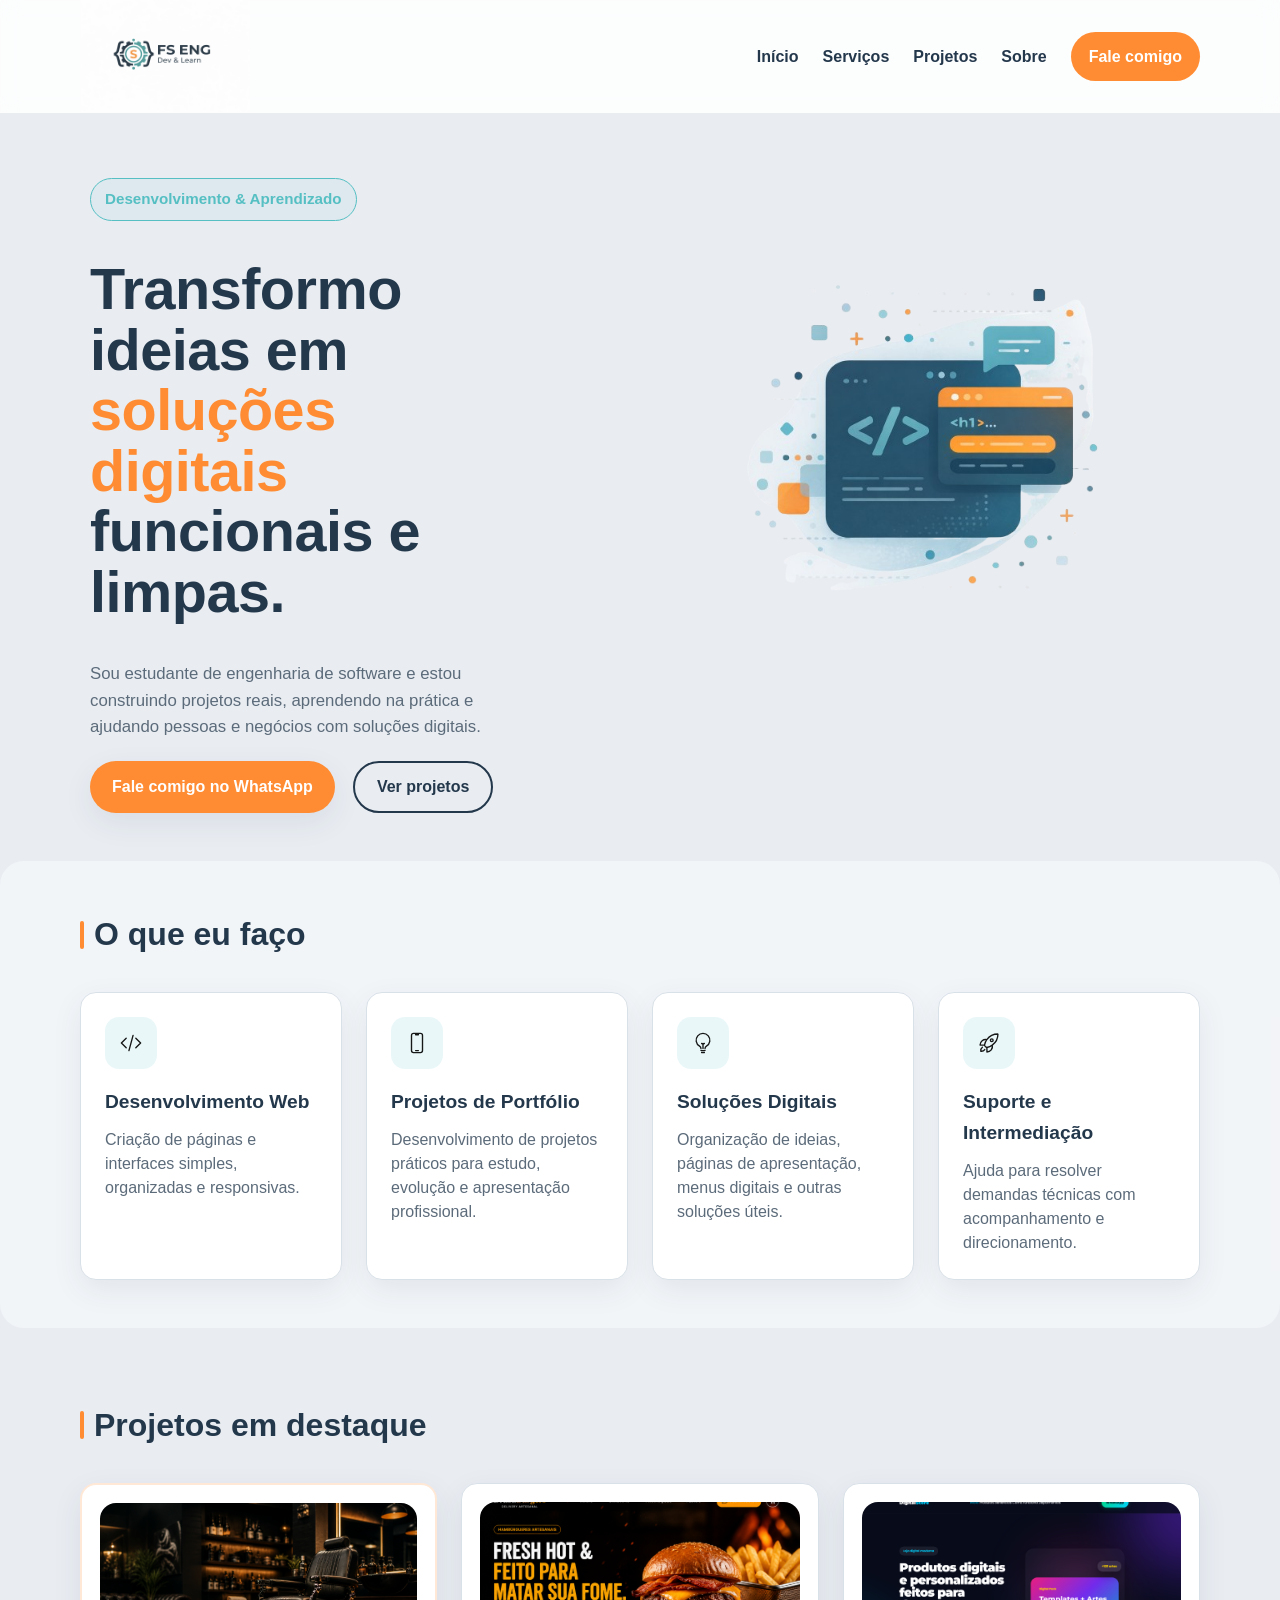
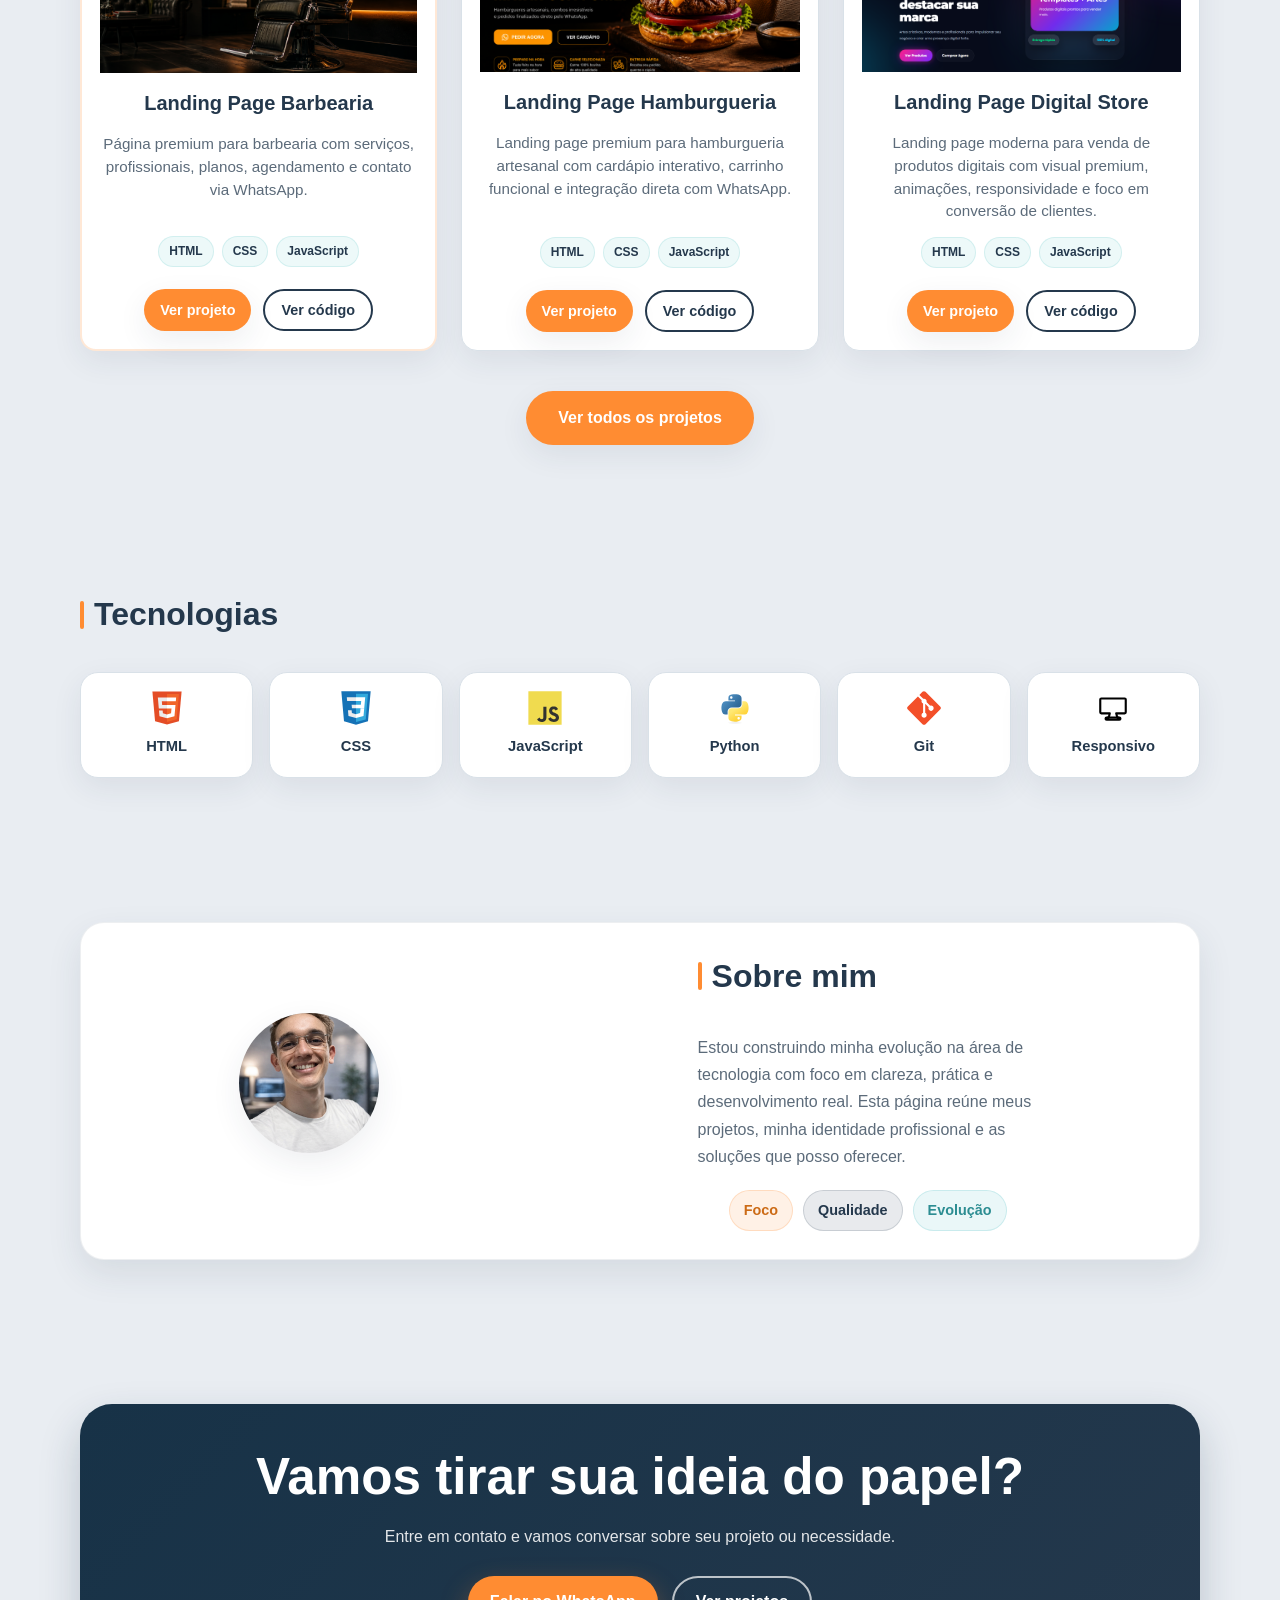
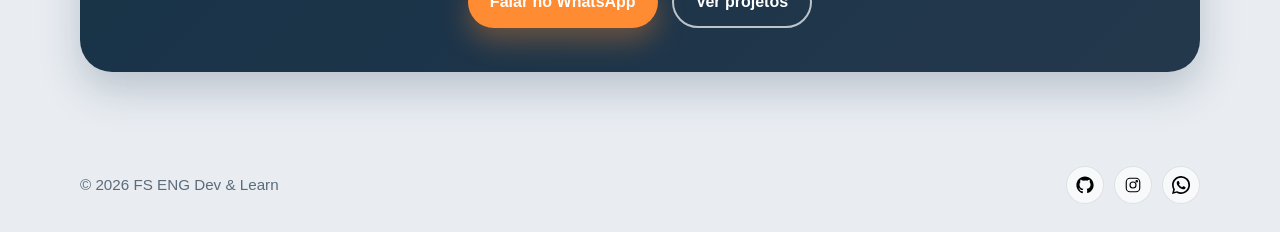
<file: index.html>
<!DOCTYPE html>
<html lang="pt-BR">

<head>
  <meta charset="UTF-8">
  <meta name="viewport" content="width=device-width, initial-scale=1.0">

  <title>FS ENG | Dev & Learn</title>
  <meta name="description" content="Landing page da FS ENG com projetos, serviços e contato.">

  <link rel="icon" href="assets/logo/favicon.svg" type="image/svg+xml">
  <link rel="stylesheet" href="style.css">
</head>

<body>

  <!-- CABEÇALHO -->
  <header class="header">
    <div class="container header-content">
      <a href="#hero" class="logo-link">
        <img src="assets/logo/logo_horizontal.png" alt="Logo FS ENG" class="logo">
      </a>

      <button type="button" class="menu-toggle" aria-label="Abrir menu" aria-expanded="false"
        aria-controls="menu-principal">
        ☰
      </button>

      <nav class="nav" id="menu-principal">
        <a href="#hero">Início</a>
        <a href="#services">Serviços</a>
        <a href="#projects">Projetos</a>
        <a href="#about">Sobre</a>
        <a href="#contact" class="nav-cta">Fale comigo</a>
      </nav>
    </div>
  </header>

  <main>

    <!-- HERO -->
    <section id="hero" class="hero">
      <div class="container hero-content">
        <span class="hero-badge">Desenvolvimento & Aprendizado</span>

        <div class="hero-main">
          <div class="hero-title">
            <h1>
              Transformo ideias em
              <span class="highlight">soluções digitais</span>
              funcionais e limpas.
            </h1>
          </div>

          <div class="hero-image">
            <img src="assets/images/hero-image.png" alt="Ilustração desenvolvimento">
          </div>
        </div>

        <p class="hero-description">
          Sou estudante de engenharia de software e estou construindo projetos reais,
          aprendendo na prática e ajudando pessoas e negócios com soluções digitais.
        </p>

        <div class="hero-buttons">
          <a href="#contact" class="btn btn-primary">Fale comigo no WhatsApp</a>
          <a href="#projects" class="btn btn-secondary">Ver projetos</a>
        </div>
      </div>
    </section>

    <!-- SERVIÇOS -->
    <section id="services" class="services section">
      <div class="container">
        <div class="section-heading">
          <span class="section-line"></span>
          <h2 class="section-title">O que eu faço</h2>
        </div>

        <div class="services-grid">
          <article class="service-card">
            <div class="service-icon">
              <img src="assets/icons/services/code.svg" alt="">
            </div>
            <h3>Desenvolvimento Web</h3>
            <p>Criação de páginas e interfaces simples, organizadas e responsivas.</p>
          </article>

          <article class="service-card">
            <div class="service-icon">
              <img src="assets/icons/services/interface.svg" alt="">
            </div>
            <h3>Projetos de Portfólio</h3>
            <p>Desenvolvimento de projetos práticos para estudo, evolução e apresentação profissional.</p>
          </article>

          <article class="service-card">
            <div class="service-icon">
              <img src="assets/icons/services/idea.svg" alt="">
            </div>
            <h3>Soluções Digitais</h3>
            <p>Organização de ideias, páginas de apresentação, menus digitais e outras soluções úteis.</p>
          </article>

          <article class="service-card">
            <div class="service-icon">
              <img src="assets/icons/services/performance.svg" alt="">
            </div>
            <h3>Suporte e Intermediação</h3>
            <p>Ajuda para resolver demandas técnicas com acompanhamento e direcionamento.</p>
          </article>
        </div>
      </div>
    </section>

    <!-- PROJETOS -->
    <section id="projects" class="projects section">
      <div class="container">
        <div class="section-heading">
          <span class="section-line"></span>
          <h2 class="section-title">Projetos em destaque</h2>
        </div>

        <div class="projects-grid">

          <article class="project-card">
            <div class="project-image">
              <img src="projects/barbershop-landing/assets/images/hero/hero-main.png"
                alt="Preview da landing page de barbearia">
            </div>

            <h3>Landing Page Barbearia</h3>

            <p>
              Página premium para barbearia com serviços, profissionais, planos,
              agendamento e contato via WhatsApp.
            </p>

            <div class="project-tech">
              <span>HTML</span>
              <span>CSS</span>
              <span>JavaScript</span>
            </div>

            <div class="project-buttons">
              <a href="projects/barbershop-landing/index.html" class="btn btn-primary">
                Ver projeto
              </a>

              <a href="https://github.com/Pedro-Lucas007/fs-eng-landing/tree/main/projects/barbershop-landing"
                target="_blank" rel="noopener noreferrer" class="btn btn-secondary">
                Ver código
              </a>
            </div>
          </article>

          <article class="project-card">

            <div class="project-image">
              <img src="projects/brasaburgers-landing/assets/images/burger-hero.png"
                alt="Preview da landing page Brasa Burgers">
            </div>

            <h3>Landing Page Hamburgueria</h3>

            <p>
              Landing page premium para hamburgueria artesanal com cardápio interativo,
              carrinho funcional e integração direta com WhatsApp.
            </p>

            <div class="project-tech">
              <span>HTML</span>
              <span>CSS</span>
              <span>JavaScript</span>
            </div>

            <div class="project-buttons">

              <a href="projects/brasaburgers-landing/index.html" class="btn btn-primary">
                Ver projeto
              </a>

              <a href="https://github.com/Pedro-Lucas007/fs-eng-landing/tree/main/projects/brasaburgers-landing"
                target="_blank" rel="noopener noreferrer" class="btn btn-secondary">
                Ver código
              </a>


            </div>

          </article>

          <article class="project-card">

            <div class="project-image">
              <img src="projects/digital-store-landing/assets/images/preview.png"
                alt="Preview da landing page Digital Store">
            </div>

            <h3>Landing Page Digital Store</h3>

            <p>
              Landing page moderna para venda de produtos digitais com visual premium,
              animações, responsividade e foco em conversão de clientes.
            </p>

            <div class="project-tech">
              <span>HTML</span>
              <span>CSS</span>
              <span>JavaScript</span>
            </div>

            <div class="project-buttons">

              <a href="projects/digital-store-landing/index.html" class="btn btn-primary">
                Ver projeto
              </a>

              <a href="https://github.com/Pedro-Lucas007/fs-eng-landing/tree/main/projects/digital-store-landing"
                target="_blank" rel="noopener noreferrer" class="btn btn-secondary">
                Ver código
              </a>

            </div>

          </article>

        </div>

        <div class="projects-cta">
          <a href="projects/index.html" class="btn btn-primary">
            Ver todos os projetos
          </a>
        </div>
      </div>
    </section>

    <!-- TECNOLOGIAS -->
    <section id="technologies" class="technologies section">
      <div class="container">
        <div class="section-heading">
          <span class="section-line"></span>
          <h2 class="section-title">Tecnologias</h2>
        </div>

        <div class="tech-grid">
          <article class="tech-item">
            <img src="assets/icons/tech/html.svg" alt="">
            <span>HTML</span>
          </article>

          <article class="tech-item">
            <img src="assets/icons/tech/css.svg" alt="">
            <span>CSS</span>
          </article>

          <article class="tech-item">
            <img src="assets/icons/tech/javascript.svg" alt="">
            <span>JavaScript</span>
          </article>

          <article class="tech-item">
            <img src="assets/icons/tech/python.svg" alt="">
            <span>Python</span>
          </article>

          <article class="tech-item">
            <img src="assets/icons/tech/git.svg" alt="">
            <span>Git</span>
          </article>

          <article class="tech-item">
            <img src="assets/icons/tech/responsive.svg" alt="">
            <span>Responsivo</span>
          </article>
        </div>
      </div>
    </section>

    <!-- SOBRE -->
    <section id="about" class="about section">
      <div class="container about-content">
        <div class="about-image">
          <img src="assets/images/foto-perfil.png" alt="Foto de Pedro Lucas">
        </div>

        <div class="about-text">
          <div class="section-heading">
            <span class="section-line"></span>
            <h2 class="section-title">Sobre mim</h2>
          </div>

          <p>
            Estou construindo minha evolução na área de tecnologia com foco em clareza,
            prática e desenvolvimento real. Esta página reúne meus projetos, minha identidade
            profissional e as soluções que posso oferecer.
          </p>

          <div class="about-badges">
            <span class="about-badge badge-focus">Foco</span>
            <span class="about-badge badge-quality">Qualidade</span>
            <span class="about-badge badge-growth">Evolução</span>
          </div>
        </div>
      </div>
    </section>

    <!-- CONTATO -->
    <section id="contact" class="contact section">
      <div class="container contact-box">
        <h2>Vamos tirar sua ideia do papel?</h2>
        <p>Entre em contato e vamos conversar sobre seu projeto ou necessidade.</p>

        <div class="contact-buttons">
          <a href="https://wa.me/5588981048374" target="_blank" rel="noopener noreferrer" class="btn btn-primary">
            Falar no WhatsApp
          </a>

          <a href="#projects" class="btn btn-secondary">
            Ver projetos
          </a>
        </div>
      </div>
    </section>

  </main>

  <!-- RODAPÉ -->
  <footer class="footer">
    <div class="container footer-content">
      <div class="footer-brand">
        <span>© 2026 FS ENG Dev & Learn</span>
      </div>

      <div class="footer-socials">
        <a href="https://github.com/Pedro-Lucas007" target="_blank" rel="noopener noreferrer" class="footer-social">
          <img src="assets/icons/social/github.svg" alt="GitHub">
        </a>

        <a href="https://www.instagram.com/pedroo.llucas007" target="_blank" rel="noopener noreferrer"
          class="footer-social">
          <img src="assets/icons/social/instagram.svg" alt="Instagram">
        </a>

        <a href="https://wa.me/5588981048374" target="_blank" rel="noopener noreferrer" class="footer-social">
          <img src="assets/icons/social/whatsapp.svg" alt="WhatsApp">
        </a>
      </div>
    </div>
  </footer>

  <script src="script.js"></script>
</body>

</html>
</file>
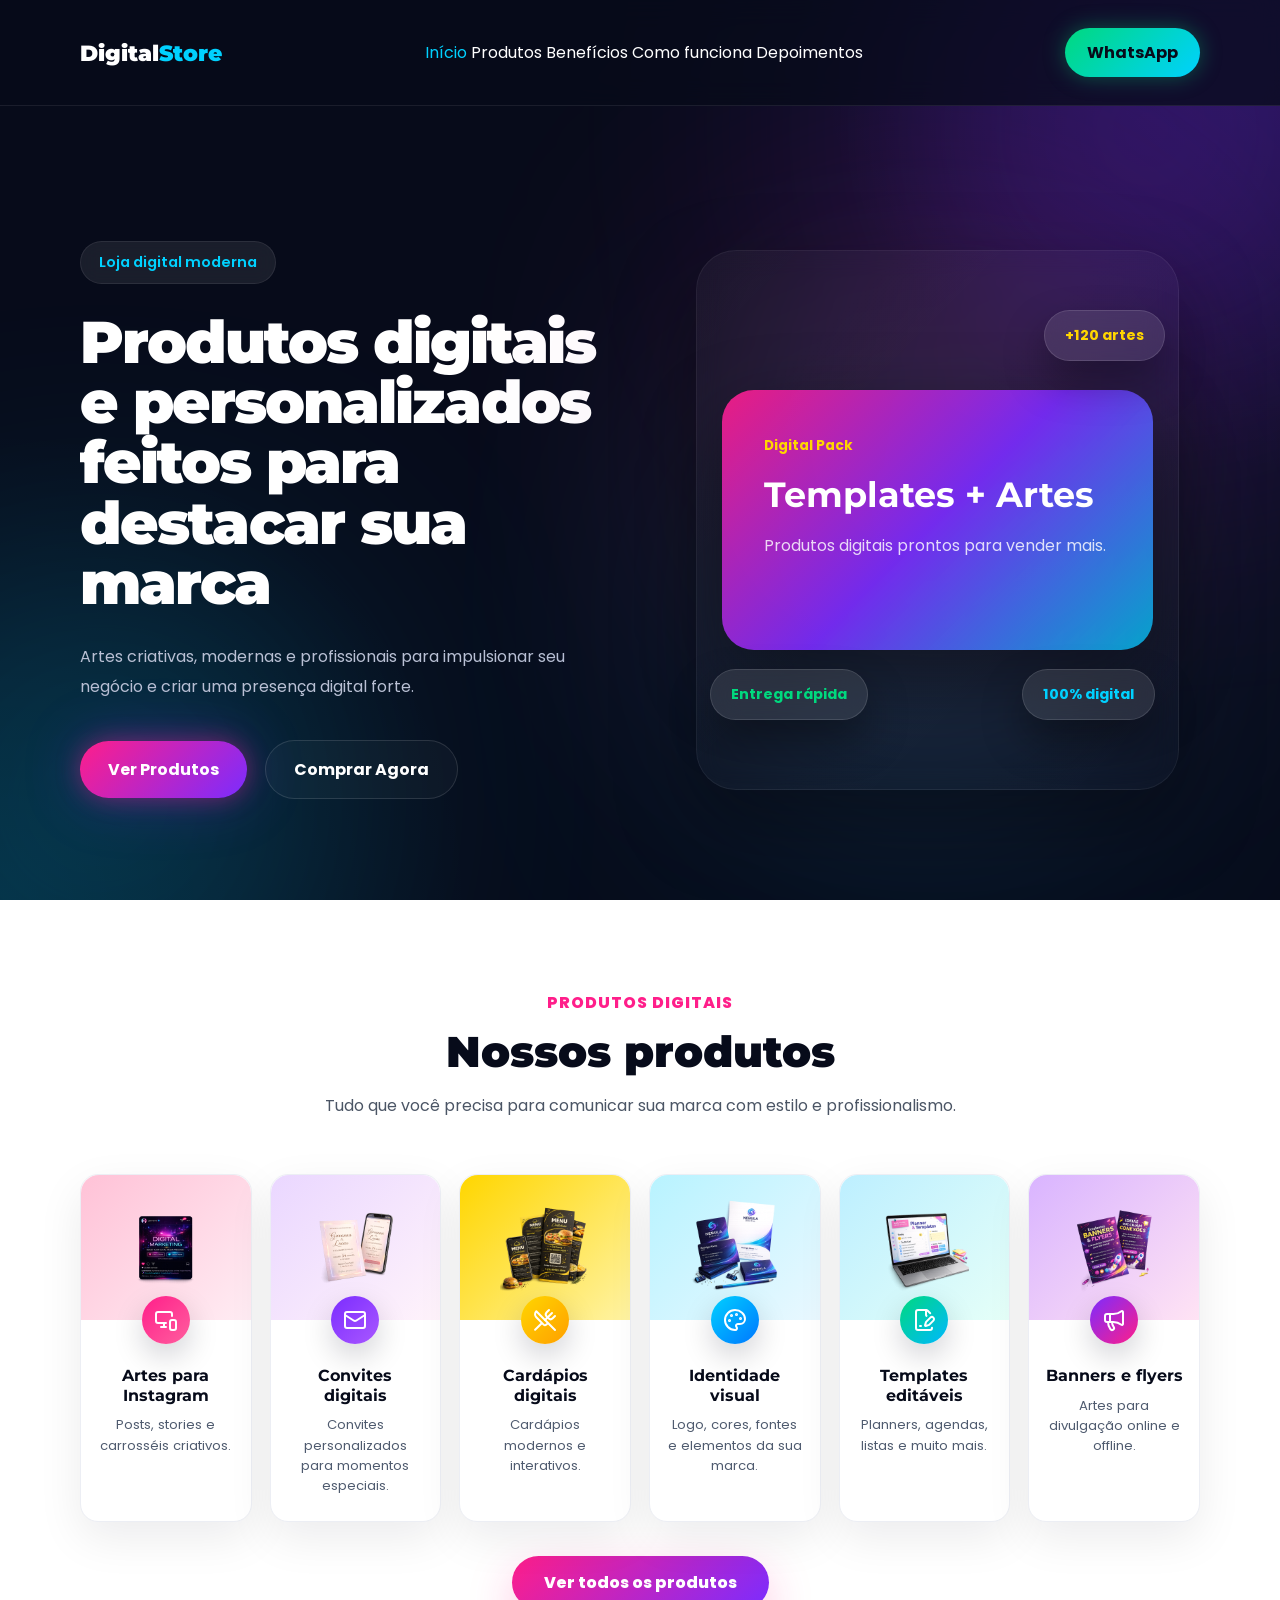
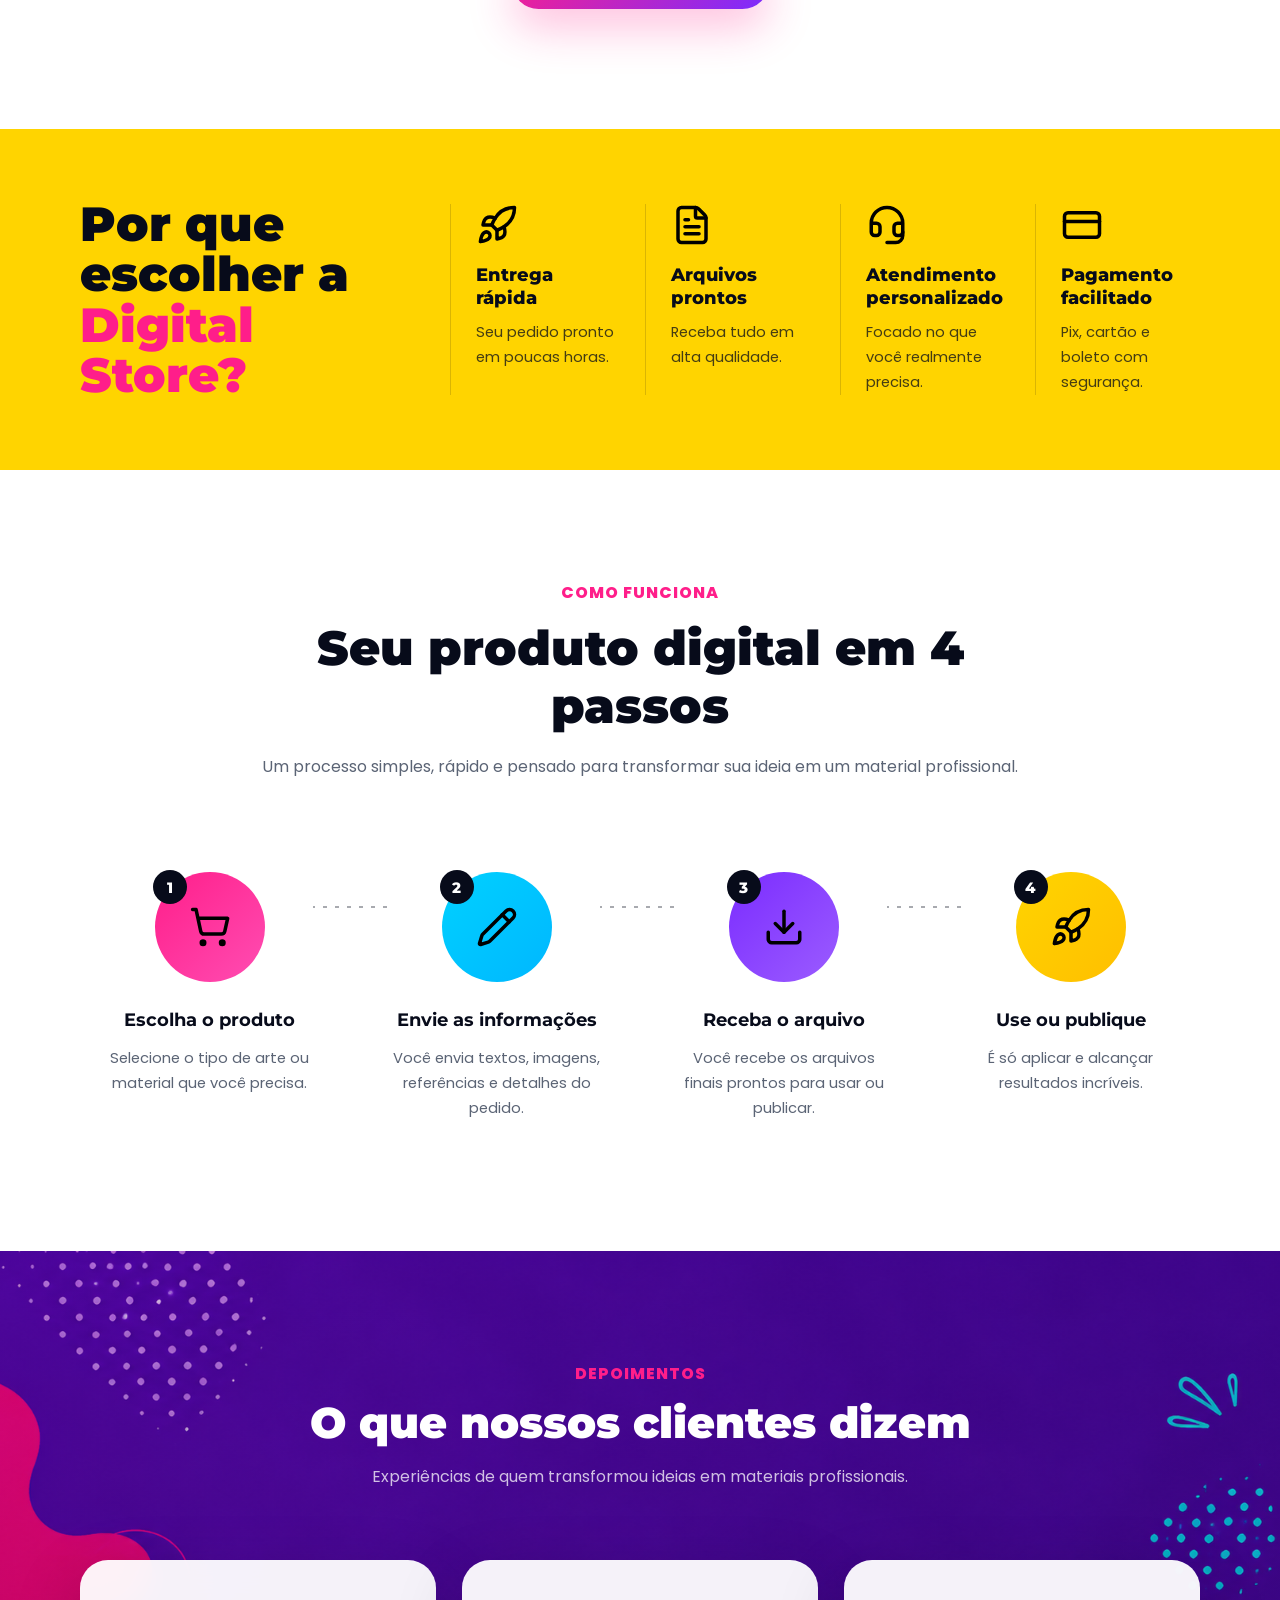
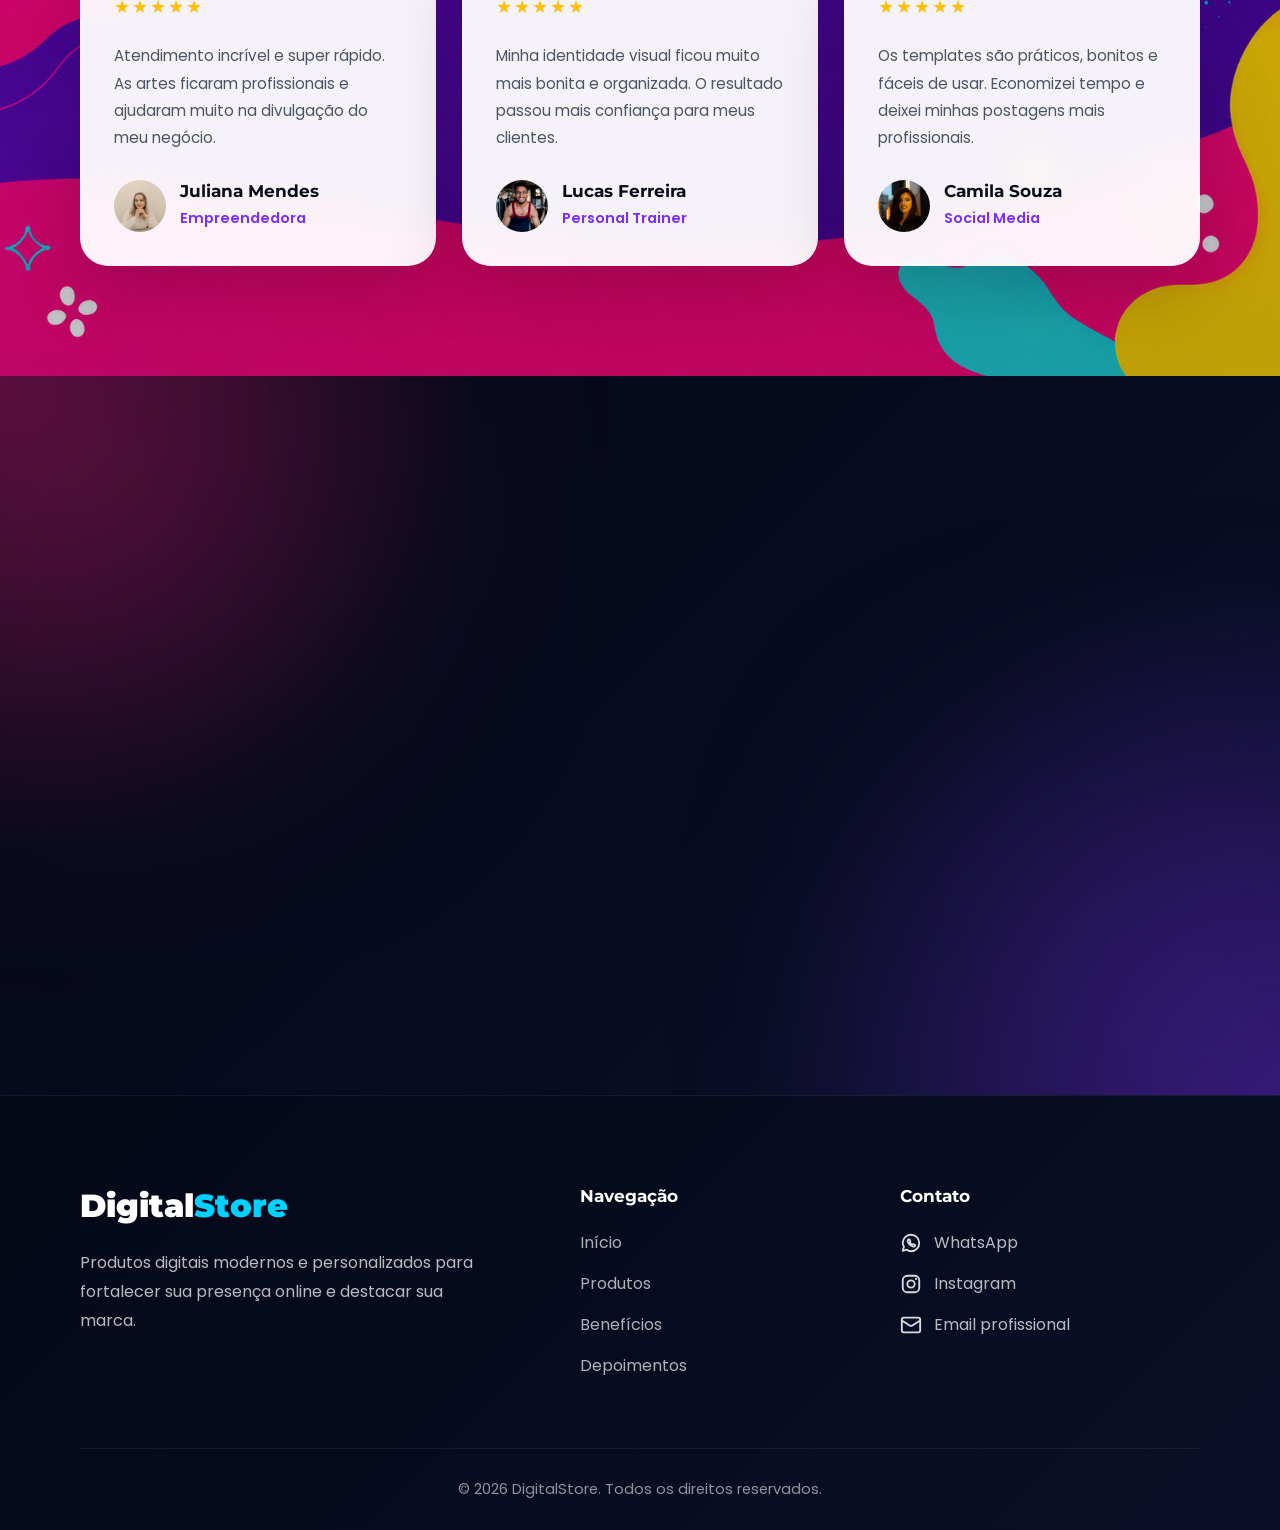
<file: projects/digital-store-landing/index.html>
<!DOCTYPE html>
<html lang="pt-BR">

<head>
    <!-- Meta -->
    <meta charset="UTF-8">
    <meta name="viewport" content="width=device-width, initial-scale=1.0">
    <meta name="description"
        content="Produtos digitais modernos, artes para Instagram, identidade visual, templates e materiais profissionais para sua marca.">

    <!-- Title -->
    <title>DigitalStore | Produtos Digitais Modernos</title>

    <!-- Fonts -->
    <link rel="preconnect" href="https://fonts.googleapis.com">

    <link rel="preconnect" href="https://fonts.gstatic.com" crossorigin>

    <link
        href="https://fonts.googleapis.com/css2?family=Montserrat:wght@700;800;900&family=Poppins:wght@300;400;500;600;700&display=swap"
        rel="stylesheet">

    <link rel="icon" type="image/png" href="assets/favicon/favicon.png">

    <!-- CSS -->
    <link rel="stylesheet" href="./css/style.css">
</head>

<body>

    <!-- ========================= -->
    <!-- HEADER -->
    <!-- ========================= -->

    <header class="header">

        <div class="container">

            <a href="#" class="logo">
                Digital<span>Store</span>
            </a>

            <nav class="navbar">
                <a href="#inicio">Início</a>
                <a href="#produtos">Produtos</a>
                <a href="#beneficios">Benefícios</a>
                <a href="#processo">Como funciona</a>
                <a href="#depoimentos">Depoimentos</a>
            </nav>

            <a href="#" class="btn-whatsapp">
                WhatsApp
            </a>

        </div>

    </header>

    <!-- ========================= -->
    <!-- HERO -->
    <!-- ========================= -->

    <section class="hero" id="inicio">

        <div class="container hero-content">

            <!-- LEFT -->
            <div class="hero-text">

                <span class="hero-badge">
                    Loja digital moderna
                </span>

                <h1>
                    Produtos digitais e
                    personalizados feitos
                    para destacar sua marca
                </h1>

                <p>
                    Artes criativas, modernas e profissionais
                    para impulsionar seu negócio e criar uma
                    presença digital forte.
                </p>

                <div class="hero-buttons">

                    <a href="#" class="btn-primary">
                        Ver Produtos
                    </a>

                    <a href="#" class="btn-secondary">
                        Comprar Agora
                    </a>

                </div>

            </div>

            <!-- RIGHT -->
            <div class="hero-image">

                <div class="image-box">
                    <div class="glass-card"></div>
                    <div class="mockup-card card-main">
                        <span>Digital Pack</span>
                        <strong>Templates + Artes</strong>
                        <p>Produtos digitais prontos para vender mais.</p>
                    </div>

                    <div class="floating-card card-1">
                        +120 artes
                    </div>

                    <div class="floating-card card-2">
                        Entrega rápida
                    </div>

                    <div class="floating-card card-3">
                        100% digital
                    </div>

                </div>

            </div>

        </div>

    </section>

    <!-- ========================= -->
    <!-- PRODUCTS -->
    <!-- ========================= -->

    <section class="products" id="produtos">
        <div class="container">

            <div class="section-header">
                <span class="section-badge">Produtos digitais</span>
                <h2>Nossos produtos</h2>
                <p>Tudo que você precisa para comunicar sua marca com estilo e profissionalismo.</p>
            </div>

            <div class="products-grid">

                <article class="product-card instagram">
                    <div class="product-image">
                        <img src="./assets/products/instagram-artes.png" alt="">
                    </div>

                    <div class="product-icon">
                        <img src="./assets/icons/monitor-smartphone.svg" alt="">
                    </div>

                    <h3>Artes para Instagram</h3>
                    <p>Posts, stories e carrosséis criativos.</p>
                </article>

                <article class="product-card convite">
                    <div class="product-image">
                        <img src="./assets/products/convite-digital.png" alt="">
                    </div>

                    <div class="product-icon">
                        <img src="./assets/icons/mail.svg" alt="">
                    </div>

                    <h3>Convites digitais</h3>
                    <p>Convites personalizados para momentos especiais.</p>
                </article>

                <article class="product-card cardapio">
                    <div class="product-image">
                        <img src="./assets/products/cardapio-digital.png" alt="">
                    </div>

                    <div class="product-icon">
                        <img src="./assets/icons/utensils-crossed.svg" alt="">
                    </div>

                    <h3>Cardápios digitais</h3>
                    <p>Cardápios modernos e interativos.</p>
                </article>

                <article class="product-card identidade">
                    <div class="product-image">
                        <img src="./assets/products/identidade-visual.png" alt="">
                    </div>

                    <div class="product-icon">
                        <img src="./assets/icons/palette.svg" alt="">
                    </div>

                    <h3>Identidade visual</h3>
                    <p>Logo, cores, fontes e elementos da sua marca.</p>
                </article>

                <article class="product-card template">
                    <div class="product-image">
                        <img src="./assets/products/template-editavel.png" alt="">
                    </div>

                    <div class="product-icon">
                        <img src="./assets/icons/file-pen-line.svg" alt="">
                    </div>

                    <h3>Templates editáveis</h3>
                    <p>Planners, agendas, listas e muito mais.</p>
                </article>

                <article class="product-card flyer">
                    <div class="product-image">
                        <img src="./assets/products/flyer-banner.png" alt="">
                    </div>

                    <div class="product-icon">
                        <img src="./assets/icons/megaphone.svg" alt="">
                    </div>

                    <h3>Banners e flyers</h3>
                    <p>Artes para divulgação online e offline.</p>
                </article>

            </div>

            <div class="products-action">
                <a href="#" class="products-button">Ver todos os produtos</a>
            </div>

        </div>
    </section>

    <!-- ========================= -->
    <!-- BENEFITS -->
    <!-- ========================= -->

    <section class="benefits" id="beneficios">
        <div class="container benefits-content">

            <div class="benefits-title">
                <h2>
                    Por que escolher a
                    <span>Digital Store?</span>
                </h2>
            </div>

            <div class="benefits-list">

                <article class="benefit-item">
                    <img src="./assets/icons/rocket.svg" alt="">
                    <h3>Entrega rápida</h3>
                    <p>Seu pedido pronto em poucas horas.</p>
                </article>

                <article class="benefit-item">
                    <img src="./assets/icons/file-text.svg" alt="">
                    <h3>Arquivos prontos</h3>
                    <p>Receba tudo em alta qualidade.</p>
                </article>

                <article class="benefit-item">
                    <img src="./assets/icons/headset.svg" alt="">
                    <h3>Atendimento personalizado</h3>
                    <p>Focado no que você realmente precisa.</p>
                </article>

                <article class="benefit-item">
                    <img src="./assets/icons/credit-card.svg" alt="">
                    <h3>Pagamento facilitado</h3>
                    <p>Pix, cartão e boleto com segurança.</p>
                </article>

            </div>

        </div>
    </section>

    <!-- ========================= -->
    <!-- PROCESS -->
    <!-- ========================= -->

    <section class="process" id="processo">
        <div class="container">

            <div class="section-header process-header">
                <span class="section-badge">Como funciona</span>

                <h2>Seu produto digital em 4 passos</h2>

                <p>
                    Um processo simples, rápido e pensado para transformar
                    sua ideia em um material profissional.
                </p>
            </div>

            <div class="process-grid">

                <article class="process-card">

                    <div class="process-icon pink">
                        <span>1</span>

                        <img src="./assets/icons/shopping-cart (1).svg" alt="">
                    </div>

                    <h3>Escolha o produto</h3>

                    <p>
                        Selecione o tipo de arte ou material que você precisa.
                    </p>

                </article>

                <article class="process-card">

                    <div class="process-icon blue">
                        <span>2</span>

                        <img src="./assets/icons/pencil.svg" alt="">
                    </div>

                    <h3>Envie as informações</h3>

                    <p>
                        Você envia textos, imagens, referências e detalhes do pedido.
                    </p>

                </article>

                <article class="process-card">

                    <div class="process-icon purple">
                        <span>3</span>

                        <img src="./assets/icons/download.svg" alt="">
                    </div>

                    <h3>Receba o arquivo</h3>

                    <p>
                        Você recebe os arquivos finais prontos para usar ou publicar.
                    </p>

                </article>

                <article class="process-card">

                    <div class="process-icon yellow">
                        <span>4</span>

                        <img src="./assets/icons/rocket.svg" alt="">
                    </div>

                    <h3>Use ou publique</h3>

                    <p>
                        É só aplicar e alcançar resultados incríveis.
                    </p>

                </article>

            </div>

        </div>
    </section>

    <!-- ========================= -->
    <!-- TESTIMONIALS -->
    <!-- ========================= -->

    <section class="testimonials" id="depoimentos">
        <div class="container">

            <div class="section-header testimonials-header">
                <span class="section-badge">Depoimentos</span>
                <h2>O que nossos clientes dizem</h2>
                <p>Experiências de quem transformou ideias em materiais profissionais.</p>
            </div>

            <div class="testimonials-grid">

                <article class="testimonial-card">
                    <div class="stars">★★★★★</div>

                    <p>
                        Atendimento incrível e super rápido. As artes ficaram profissionais
                        e ajudaram muito na divulgação do meu negócio.
                    </p>

                    <div class="client">
                        <img src="./assets/images/cliente-1.jpg" alt="">
                        <div>
                            <h3>Juliana Mendes</h3>
                            <span>Empreendedora</span>
                        </div>
                    </div>
                </article>

                <article class="testimonial-card">
                    <div class="stars">★★★★★</div>

                    <p>
                        Minha identidade visual ficou muito mais bonita e organizada.
                        O resultado passou mais confiança para meus clientes.
                    </p>

                    <div class="client">
                        <img src="./assets/images/client-2.jpg" alt="">
                        <div>
                            <h3>Lucas Ferreira</h3>
                            <span>Personal Trainer</span>
                        </div>
                    </div>
                </article>

                <article class="testimonial-card">
                    <div class="stars">★★★★★</div>

                    <p>
                        Os templates são práticos, bonitos e fáceis de usar.
                        Economizei tempo e deixei minhas postagens mais profissionais.
                    </p>

                    <div class="client">
                        <img src="./assets/images/client-3.jpg" alt="">
                        <div>
                            <h3>Camila Souza</h3>
                            <span>Social Media</span>
                        </div>
                    </div>
                </article>

            </div>

        </div>
    </section>

    <!-- ========================= -->
    <!-- CTA FINAL -->
    <!-- ========================= -->

    <section class="cta-final">

        <div class="container">

            <div class="cta-content">

                <span class="cta-badge">
                    CRIATIVIDADE • DESIGN • RESULTADO
                </span>

                <h2>
                    Pronto para transformar sua ideia em um produto digital profissional?
                </h2>

                <p>
                    Artes modernas, materiais personalizados e identidade visual
                    criada para destacar sua marca no digital.
                </p>

                <a href="#" class="cta-button">
                    Fazer pedido no WhatsApp
                </a>

            </div>

        </div>

    </section>

    <!-- ========================= -->
    <!-- FOOTER -->
    <!-- ========================= -->

    <footer class="footer">
        <div class="container">

            <div class="footer-content">

                <div class="footer-brand">
                    <a href="#" class="footer-logo">
                        Digital<span>Store</span>
                    </a>

                    <p>
                        Produtos digitais modernos e personalizados para fortalecer
                        sua presença online e destacar sua marca.
                    </p>
                </div>

                <div class="footer-links">
                    <h3>Navegação</h3>

                    <ul>
                        <li><a href="#">Início</a></li>
                        <li><a href="#produtos">Produtos</a></li>
                        <li><a href="#beneficios">Benefícios</a></li>
                        <li><a href="#depoimentos">Depoimentos</a></li>
                    </ul>
                </div>

                <div class="footer-contact">
                    <h3>Contato</h3>

                    <ul>
                        <li>
                            <img src="./assets/icons/whatsapp.svg" alt="">
                            <span>WhatsApp</span>
                        </li>

                        <li>
                            <img src="./assets/icons/instagram.svg" alt="">
                            <span>Instagram</span>
                        </li>

                        <li>
                            <img src="./assets/icons/mail.svg" alt="">
                            <span>Email profissional</span>
                        </li>
                    </ul>
                </div>

            </div>

            <div class="footer-bottom">
                <p>© 2026 DigitalStore. Todos os direitos reservados.</p>
            </div>

        </div>
    </footer>

    <!-- JS -->
    <script src="js/main.js"></script>

</body>

</html>
</file>
<file: style.css>
:root {
  --color-primary: #24384c;
  --color-secondary: #55bfc3;
  --color-accent: #ff8c32;
  --color-bg: #e9edf2;
  --color-surface: #ffffff;
  --color-text: #1f2a36;
  --color-text-soft: #5c6b7a;
  --color-border: #d9e1e8;
  --color-dark-section: #173247;

  --font-main: Arial, Helvetica, sans-serif;

  --shadow-soft: 0 10px 30px rgba(36, 56, 76, 0.08);
  --radius-md: 16px;
  --radius-lg: 24px;

  --container-width: 1120px;
}

/* RESET */
* {
  margin: 0;
  padding: 0;
  box-sizing: border-box;
}

html {
  scroll-behavior: smooth;
}

body {
  font-family: var(--font-main);
  background: var(--color-bg);
  color: var(--color-text);
  line-height: 1.6;
}

img {
  max-width: 100%;
  display: block;
}

a {
  text-decoration: none;
}

ul {
  list-style: none;
}

/* UTILITÁRIOS */
.container {
  width: min(100% - 24px, var(--container-width));
  margin: 0 auto;
}

.section {
  padding: 72px 0;
}

.section-heading {
  display: flex;
  align-items: center;
  gap: 10px;
  margin-bottom: 32px;
}

.section-line {
  width: 4px;
  height: 28px;
  border-radius: 999px;
  background: var(--color-accent);
}

.section-title {
  font-size: 2rem;
  color: var(--color-primary);
}

.highlight {
  color: var(--color-accent);
}

/* BOTÕES */
.btn {
  display: inline-flex;
  align-items: center;
  justify-content: center;
  min-height: 52px;
  padding: 0 22px;
  border-radius: 999px;
  font-weight: 700;
  transition: all 0.25s ease;
}

.btn:hover {
  transform: translateY(-2px);
}

.btn-primary {
  background: var(--color-accent);
  color: #fff;
  box-shadow: var(--shadow-soft);
}

.btn-secondary {
  border: 2px solid var(--color-primary);
  color: var(--color-primary);
  background: transparent;
}

.btn-secondary:hover {
  background: rgba(36, 56, 76, 0.05);
}

/* HEADER */
.header {
  position: sticky;
  top: 0;
  z-index: 1000;
  background: rgba(255, 255, 255, 0.85);
  backdrop-filter: blur(10px);
  border-bottom: 1px solid rgba(36, 56, 76, 0.08);
}

.header-content {
  min-height: 84px;
  display: flex;
  align-items: center;
  justify-content: space-between;
  gap: 20px;
  position: relative;
}

.logo-link {
  display: flex;
  align-items: center;
}

.logo {
  width: 170px;
  height: auto;
}

.menu-toggle {
  width: 48px;
  height: 48px;
  display: flex;
  align-items: center;
  justify-content: center;
  background: none;
  border: none;
  padding: 0;
  font-size: 2rem;
  line-height: 1;
  color: var(--color-primary);
  cursor: pointer;
  transform: translateY(-1px);
}

.nav {
  display: none;
}

.nav.active {
  display: flex;
}

.nav a {
  color: var(--color-primary);
  font-weight: 600;
  transition: 0.2s ease;
}

.nav a:hover {
  color: var(--color-secondary);
}

.nav-cta {
  background: var(--color-accent);
  color: #fff !important;
  padding: 12px 18px;
  border-radius: 999px;
}

/* HERO */
.hero {
  padding: 64px 0 48px;
}

.hero-content {
  display: flex;
  flex-direction: column;
  gap: 20px;
  max-width: 1100px;
  margin: 0 auto;
}

.hero-badge {
  display: inline-flex;
  align-items: center;
  width: fit-content;
  padding: 8px 14px;
  border: 1px solid var(--color-secondary);
  border-radius: 999px;
  color: var(--color-secondary);
  font-size: 0.95rem;
  font-weight: 700;
  background: rgba(85, 191, 195, 0.08);
}

.hero-main {
  display: grid;
  grid-template-columns: 1.2fr 0.8fr;
  gap: 16px;
  align-items: start;
}

.hero-title h1 {
  font-size: clamp(2rem, 5vw, 3.6rem);
  line-height: 1.05;
  color: var(--color-primary);
  font-weight: 800;
  letter-spacing: -0.5px;
  max-width: 12ch;
}

.hero-description {
  max-width: 48ch;
  color: var(--color-text-soft);
  font-size: 1.05rem;
}

.hero-image {
  display: flex;
  justify-content: center;
  align-items: flex-start;
}

.hero-image img {
  width: 100%;
  max-width: 400px;
  height: auto;
}

.hero-buttons {
  display: flex;
  flex-wrap: wrap;
  gap: 18px;
  justify-content: flex-start;
}

/* SERVICES */
.services {
  background: rgba(255, 255, 255, 0.4);
  padding: 48px 0;
  border-radius: 24px;
}

.services-grid {
  display: grid;
  grid-template-columns: 1fr;
  gap: 24px;
}

.service-card {
  background: var(--color-surface);
  border: 1px solid var(--color-border);
  border-radius: var(--radius-md);
  padding: 24px;
  box-shadow: var(--shadow-soft);
  transition: all 0.25s ease;
}

.service-card:hover {
  transform: translateY(-6px);
  box-shadow: 0 12px 30px rgba(0, 0, 0, 0.08);
}

.service-icon {
  width: 52px;
  height: 52px;
  display: flex;
  align-items: center;
  justify-content: center;
  background: rgba(85, 191, 195, 0.12);
  border-radius: 14px;
  margin-bottom: 18px;
}

.service-icon img {
  width: 22px;
  height: 22px;
  opacity: 0.9;
}

.service-card h3 {
  color: var(--color-primary);
  margin-bottom: 10px;
  font-size: 1.2rem;
  font-weight: 700;
}

.service-card p {
  color: var(--color-text-soft);
  line-height: 1.5;
}

/* PROJECTS */
.projects-grid {
  display: grid;
  grid-template-columns: 1fr;
  gap: 24px;
}

.project-card {
  background: var(--color-surface);
  border: 1px solid var(--color-border);
  border-radius: var(--radius-md);
  padding: 18px;
  box-shadow: var(--shadow-soft);

  display: flex;
  flex-direction: column;

  height: 100%;
  gap: 14px;

  transition: transform 0.25s ease, box-shadow 0.25s ease;
}

.project-card:first-child {
  border: 2px solid rgba(255, 140, 50, 0.2);
}

.project-card:hover {
  transform: translateY(-4px);
  box-shadow: 0 12px 30px rgba(0, 0, 0, 0.08);
}

.project-image {
  width: 100%;
  height: 170px;
  border-radius: 16px 16px 0 0;
  overflow: hidden;
  background: transparent;
}

.project-image img {
  width: 100%;
  height: 100%;
  object-fit: cover;
  object-position: center;
}

.project-card h3 {
  color: var(--color-primary);
  margin: 0;
  font-size: 1.25rem;
  font-weight: 700;
  text-align: center;
}

.project-card p {
  color: var(--color-text-soft);
  font-size: 0.95rem;
  line-height: 1.5;
  margin: 0;
  text-align: center;
}

.project-tech {
  display: flex;
  flex-wrap: wrap;
  gap: 8px;
  justify-content: center;

  margin-top: auto;
}

.project-tech span {
  display: inline-flex;
  align-items: center;
  justify-content: center;
  padding: 5px 10px;
  border-radius: 999px;
  background: rgba(85, 191, 195, 0.10);
  border: 1px solid rgba(85, 191, 195, 0.18);
  color: var(--color-primary);
  font-size: 0.75rem;
  font-weight: 600;
}

.project-buttons {
  display: flex;
  gap: 12px;
  margin-top: 8px;
  justify-content: center;
  flex-wrap: wrap;
}

.project-buttons a,
.project-buttons span {
  min-height: 42px;
  padding: 0 16px;
  border-radius: 999px;
  display: inline-flex;
  align-items: center;
  justify-content: center;
  font-weight: 700;
  font-size: 0.9rem;
}

.coming-soon {
  background: rgba(255, 140, 50, 0.12);
  color: var(--color-accent);
}

.projects-cta {
  display: flex;
  justify-content: center;
  margin-top: 40px;
}

.projects-cta .btn-primary {
  padding: 14px 32px;
  font-size: 1rem;
  border-radius: 999px;
}

.projects-cta .btn-primary:hover {
  transform: translateY(-3px);
  box-shadow: 0 12px 30px rgba(255, 140, 50, 0.35);
}

/* TECHNOLOGIES */
.tech-grid {
  display: grid;
  grid-template-columns: repeat(2, 1fr);
  gap: 16px;
}

.tech-item {
  background: var(--color-surface);
  border: 1px solid var(--color-border);
  border-radius: 18px;
  padding: 18px 14px;
  display: flex;
  flex-direction: column;
  align-items: center;
  justify-content: center;
  gap: 10px;
  box-shadow: var(--shadow-soft);
  text-align: center;
  transition: all 0.25s ease;
}

.tech-item:hover {
  transform: translateY(-4px);
  box-shadow: 0 10px 25px rgba(0, 0, 0, 0.06);
}

.tech-item img {
  width: 34px;
  height: 34px;
  transition: transform 0.25s ease;
}

.tech-item:hover img {
  transform: scale(1.1);
}

.tech-item span {
  color: var(--color-primary);
  font-size: 0.92rem;
  font-weight: 600;
}

/* ABOUT */
.about-content {
  display: grid;
  grid-template-columns: 1fr;
  gap: 24px;
  align-items: center;
  background: #ffffff;
  border: 1px solid rgba(36, 56, 76, 0.08);
  border-radius: 24px;
  padding: 28px 20px;
  box-shadow: 0 14px 34px rgba(36, 56, 76, 0.10);
}

.about-image {
  width: 140px;
  height: 140px;
  border-radius: 50%;
  overflow: hidden;
  margin: 0 auto 16px;
  box-shadow: var(--shadow-soft);
}

.about-image img {
  width: 100%;
  height: 100%;
  object-fit: cover;
  object-position: center 25%;
}

.about-text {
  text-align: center;
  max-width: 340px;
  margin: 0 auto;
}

.about-text p {
  color: var(--color-text-soft);
  max-width: 60ch;
  margin: 0 auto;
  line-height: 1.7;
  font-size: 1rem;
}

.about-badges {
  display: flex;
  flex-wrap: wrap;
  justify-content: center;
  gap: 10px;
  margin-top: 20px;
}

.about-badge {
  display: inline-flex;
  align-items: center;
  justify-content: center;
  padding: 8px 14px;
  border-radius: 999px;
  border: 1px solid var(--color-border);
  color: var(--color-primary);
  font-size: 0.9rem;
  font-weight: 600;
}

.badge-focus {
  background: rgba(255, 140, 50, 0.12);
  border-color: rgba(255, 140, 50, 0.22);
  color: #cc6b16;
}

.badge-quality {
  background: rgba(36, 56, 76, 0.10);
  border-color: rgba(36, 56, 76, 0.16);
  color: var(--color-primary);
}

.badge-growth {
  background: rgba(85, 191, 195, 0.12);
  border-color: rgba(85, 191, 195, 0.22);
  color: #2c8d92;
}

/* CONTACT */
.contact-box {
  background: linear-gradient(135deg, #173247 0%, #24384c 100%);
  color: #fff;
  border-radius: 32px;
  padding: 44px 24px;
  text-align: center;
  box-shadow: 0 18px 40px rgba(23, 50, 71, 0.22);
}

.contact-box h2 {
  font-size: clamp(2rem, 5vw, 3.2rem);
  line-height: 1.15;
  margin-bottom: 16px;
}

.contact-box p {
  color: rgba(255, 255, 255, 0.88);
  margin-bottom: 26px;
  line-height: 1.7;
  font-size: 1rem;
}

.contact-buttons {
  display: flex;
  flex-wrap: wrap;
  justify-content: center;
  gap: 14px;
}

.contact .btn-primary {
  box-shadow: 0 12px 28px rgba(255, 140, 50, 0.35);
}

.contact .btn-secondary {
  border-color: rgba(255, 255, 255, 0.7);
  color: #fff;
  background: transparent;
}

.contact .btn-secondary:hover {
  background: rgba(255, 255, 255, 0.08);
}

/* FOOTER */
.footer {
  padding: 22px 0 28px;
  background: transparent;
}

.footer-content {
  display: flex;
  align-items: center;
  justify-content: space-between;
  gap: 16px;
  flex-wrap: wrap;
}

.footer-brand span {
  color: var(--color-text-soft);
  font-size: 0.95rem;
}

.footer-socials {
  display: flex;
  align-items: center;
  gap: 10px;
}

.footer-social {
  width: 38px;
  height: 38px;
  display: inline-flex;
  align-items: center;
  justify-content: center;
  border-radius: 999px;
  border: 1px solid rgba(36, 56, 76, 0.12);
  background: rgba(255, 255, 255, 0.65);
  color: var(--color-primary);
  transition: all 0.25s ease;
}

.footer-social img {
  width: 18px;
  height: 18px;
}

.footer-social:hover {
  transform: translateY(-2px);
  background: #ffffff;
  box-shadow: 0 10px 22px rgba(36, 56, 76, 0.10);
}

/* TABLET / MENU MOBILE */
@media (max-width: 768px) {
  .nav {
    position: absolute;
    top: calc(100% + 14px);
    right: 8px;
    width: 210px;
    background: #ffffff;
    border: 1px solid var(--color-border);
    border-radius: 18px;
    display: none;
    flex-direction: column;
    align-items: stretch;
    gap: 8px;
    padding: 16px;
    box-shadow: 0 12px 30px rgba(0, 0, 0, 0.08);
    z-index: 1001;
    opacity: 0;
    visibility: hidden;
    transform: translateY(-8px);
    transition: opacity 0.25s ease, transform 0.25s ease, visibility 0.25s ease;
    pointer-events: none;
  }

  .nav.active {
    display: flex;
    opacity: 1;
    visibility: visible;
    transform: translateY(0);
    pointer-events: auto;
  }

  .nav a {
    display: flex;
    justify-content: center;
    align-items: center;
    min-height: 44px;
    border-radius: 12px;
    font-size: 1rem;
  }

  .nav-cta {
    width: 100%;
    text-align: center;
    border-radius: 999px;
  }
}

/* DESKTOP */
@media (min-width: 1024px) {
  .hero-main {
    grid-template-columns: 1fr 1fr;
    align-items: center;
    gap: 40px;
  }

  .menu-toggle {
    display: none;
  }

  .nav {
    display: flex;
    align-items: center;
    gap: 24px;
  }

  .services-grid {
    grid-template-columns: repeat(4, 1fr);
  }

  .projects-grid {
    grid-template-columns: repeat(3, 1fr);
  }

  .tech-grid {
    grid-template-columns: repeat(6, 1fr);
  }

  .about-content {
    grid-template-columns: 0.8fr 1.2fr;
    gap: 40px;
  }

  .about-text {
    text-align: left;
  }

  .about-text p {
    margin: 0;
  }
}

/* MOBILE */
@media (max-width: 600px) {
  .hero {
    padding: 32px 0 24px;
  }

  .hero-content {
    padding: 0 8px;
  }

  .hero-main {
    grid-template-columns: 1.1fr 0.9fr;
    gap: 12px;
    align-items: start;
  }

  .hero-title h1 {
    font-size: 2rem;
    line-height: 1.05;
    max-width: 8ch;
  }

  .hero-description {
    font-size: 0.95rem;
    text-align: left;
    margin: 0;
  }

  .hero-image img {
    max-width: 175px;
    margin-top: 6px;
  }

  .hero-buttons {
    flex-wrap: nowrap;
    gap: 10px;
    justify-content: center;
  }

  .hero-buttons .btn {
    min-height: 44px;
    padding: 0 16px;
    font-size: 0.84rem;
    min-width: 150px;
  }

  .hero-badge {
    display: flex;
    justify-content: center;
    align-items: center;
    width: 100%;
    max-width: 260px;
    min-height: 52px;
    margin: 0 auto 4px;
    text-align: center;
    font-size: 0.95rem;
    padding: 0 18px;
  }

  .btn-secondary {
    background: rgba(255, 255, 255, 0.45);
  }

  .project-card {
    padding: 14px;
    gap: 12px;
  }

  .project-image {
    height: 150px;
  }

  .project-image img {
    object-position: 85% center;
  }

  .project-card h3 {
    font-size: 1.05rem;
  }

  .project-card p {
    font-size: 0.92rem;
    line-height: 1.45;
  }

  .project-tech {
    gap: 6px;
  }

  .project-tech span {
    font-size: 0.72rem;
    padding: 4px 9px;
  }

  .project-buttons {
    flex-direction: column;
    gap: 10px;
  }

  .project-buttons a,
  .project-buttons span {
    width: 100%;
    min-height: 40px;
    font-size: 0.88rem;
  }

  .projects-cta {
    margin-top: 32px;
  }

  .footer-content {
    flex-direction: column;
    justify-content: center;
    text-align: center;
  }

  .footer-socials {
    justify-content: center;
  }
}
</file>
<file: projects/digital-store-landing/css/style.css>
@import url("./variables.css");
@import url("./header.css");
@import url("./hero.css");
@import url("./products.css");
@import url("./benefits.css");
@import url("./process.css");
@import url("./testimonials.css");
@import url("./cta-final.css");
@import url("./footer.css");
@import url("./responsive.css");

/* RESET GLOBAL */
* {
    margin: 0;
    padding: 0;
    box-sizing: border-box;
}

html {
    scroll-behavior: smooth;
}

body {
    min-height: 100vh;
    font-family: var(--font-body);
    background: var(--color-bg);
    color: var(--color-white);
}

a {
    text-decoration: none;
    color: inherit;
}

ul {
    list-style: none;
}

img {
    max-width: 100%;
    display: block;
}

.container {
    width: min(1120px, 92%);
    margin: 0 auto;
}

/* ========================= */
/* SCROLL EFFECTS */
/* ========================= */

.header.scrolled {
    background: rgba(5, 8, 22, 0.92);
    backdrop-filter: blur(16px);

    box-shadow:
        0 10px 40px rgba(0, 0, 0, 0.35);
}

/* ACTIVE MENU */

.navbar a.active {
    color: var(--color-blue);
}

/* REVEAL */

.product-card,
.benefit-item,
.process-card,
.testimonial-card,
.cta-content {
    opacity: 0;

    transform: translateY(40px);

    transition:
        opacity 0.8s ease,
        transform 0.8s ease;
}

.product-card.show,
.benefit-item.show,
.process-card.show,
.testimonial-card.show,
.cta-content.show {
    opacity: 1;
    transform: translateY(0);
}

html {
    scroll-behavior: smooth;
}
</file>
